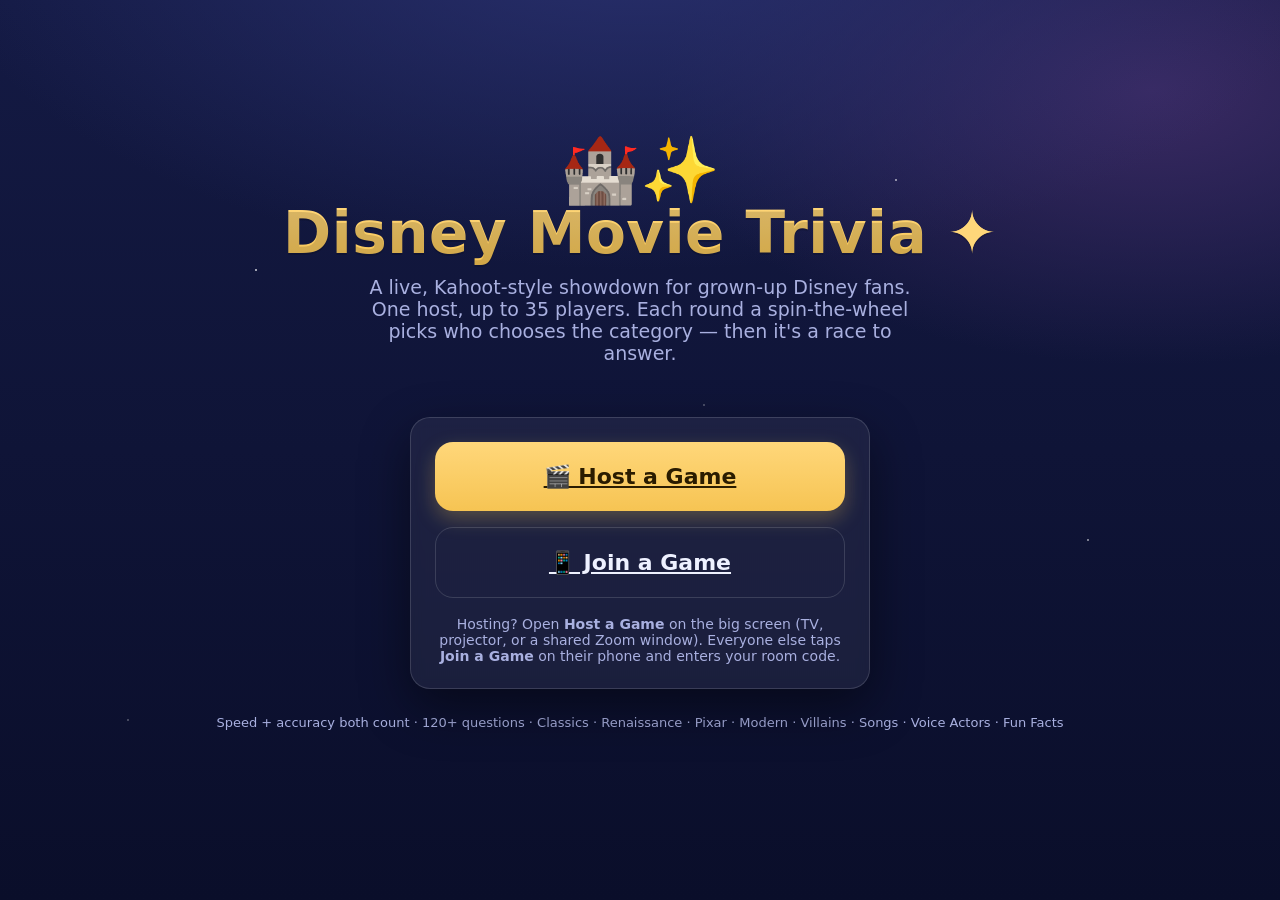
<file: index.html>
<!DOCTYPE html>
<html lang="en">
<head>
  <meta charset="UTF-8" />
  <meta name="viewport" content="width=device-width, initial-scale=1.0" />
  <title>Disney Movie Trivia — Party Game</title>
  <link rel="stylesheet" href="style.css" />
  <link rel="icon" href="data:image/svg+xml,<svg xmlns='http://www.w3.org/2000/svg' viewBox='0 0 100 100'><text y='.9em' font-size='90'>🏰</text></svg>" />
</head>
<body>
  <div class="wrap center-screen">
    <div style="font-size:64px; line-height:1;">🏰✨</div>
    <h1 class="brand">Disney Movie Trivia <span class="spark">✦</span></h1>
    <p class="tagline">A live, Kahoot-style showdown for grown-up Disney fans. One host, up to 35 players. Each round a spin-the-wheel picks who chooses the category — then it's a race to answer.</p>

    <div class="card" style="margin-top:34px; width:min(460px, 92vw);">
      <div style="display:flex; flex-direction:column; gap:16px;">
        <a class="btn big block" href="host.html">🎬 Host a Game</a>
        <a class="btn ghost big block" href="play.html">📱 Join a Game</a>
      </div>
      <p class="muted" style="margin:18px 0 0; font-size:14px;">
        Hosting? Open <b>Host a Game</b> on the big screen (TV, projector, or a shared Zoom window).
        Everyone else taps <b>Join a Game</b> on their phone and enters your room code.
      </p>
    </div>

    <div class="footnote">Speed + accuracy both count · 120+ questions · Classics · Renaissance · Pixar · Modern · Villains · Songs · Voice Actors · Fun Facts</div>
  </div>
</body>
</html>
</file>
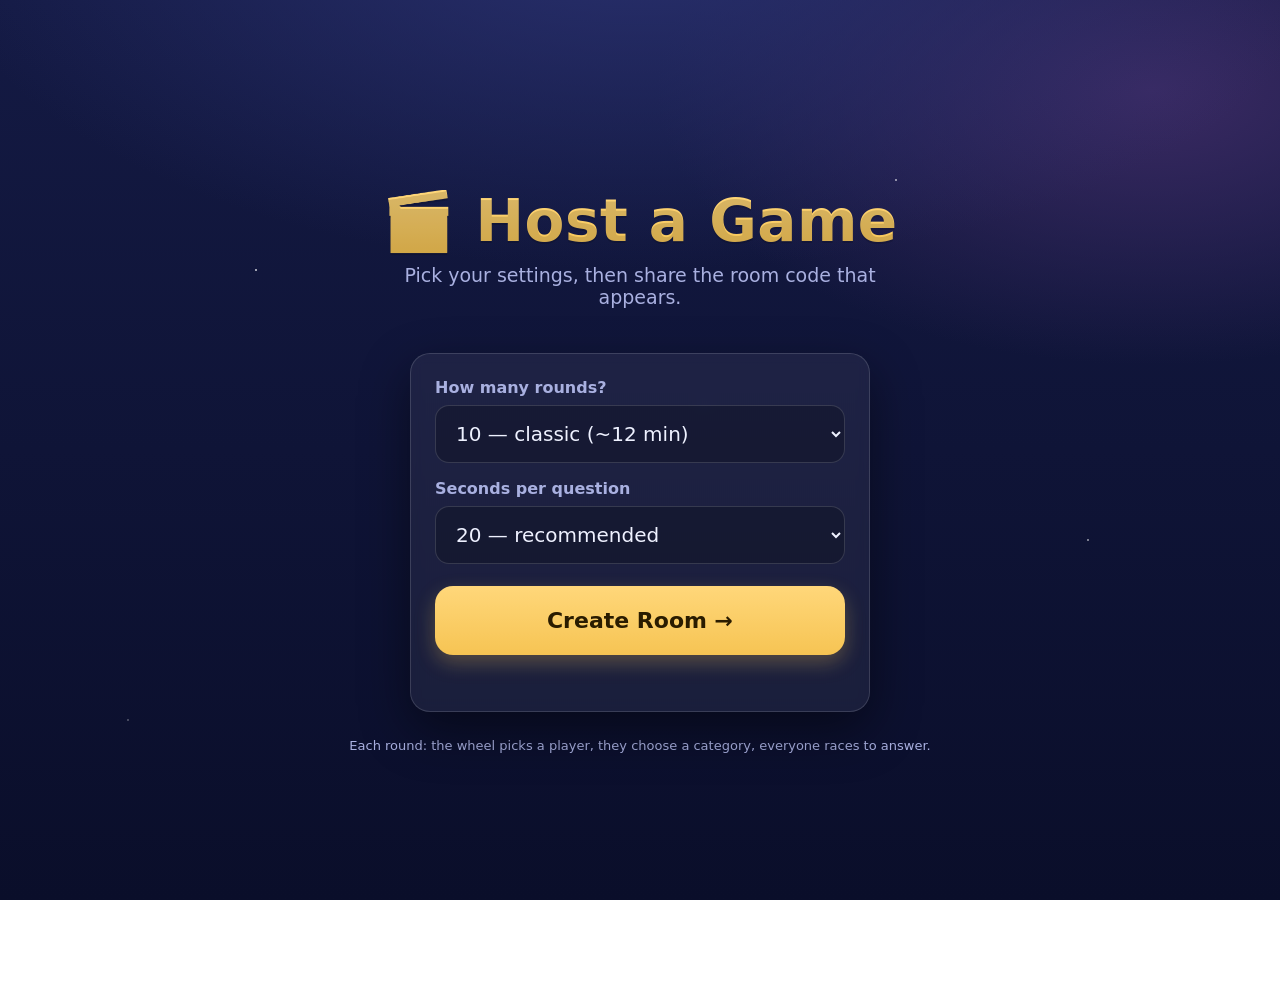
<file: host.html>
<!DOCTYPE html>
<html lang="en">
<head>
  <meta charset="UTF-8" />
  <meta name="viewport" content="width=device-width, initial-scale=1.0" />
  <title>Host · Disney Movie Trivia</title>
  <link rel="stylesheet" href="style.css" />
  <link rel="icon" href="data:image/svg+xml,<svg xmlns='http://www.w3.org/2000/svg' viewBox='0 0 100 100'><text y='.9em' font-size='90'>🎬</text></svg>" />
</head>
<body>
  <div class="wrap">

    <!-- ===== SETUP ===== -->
    <section id="setup" class="center-screen">
      <h1 class="brand">🎬 Host a Game</h1>
      <p class="tagline">Pick your settings, then share the room code that appears.</p>

      <div id="resumeBox" class="card hidden" style="margin-top:20px; width:min(460px,92vw);">
        <p class="muted" style="margin:0 0 12px;">You have a game in progress.</p>
        <button id="resumeBtn" class="btn block">▶ Resume game <span id="resumeCode"></span></button>
        <button id="discardBtn" class="btn ghost block" style="margin-top:10px;">Start a new one instead</button>
      </div>

      <div id="setupCard" class="card" style="margin-top:26px; width:min(460px,92vw); text-align:left;">
        <label for="rounds">How many rounds?</label>
        <select id="rounds">
          <option value="6">6 — quick round (~7 min)</option>
          <option value="10" selected>10 — classic (~12 min)</option>
          <option value="15">15 — long haul (~18 min)</option>
          <option value="20">20 — marathon</option>
        </select>
        <div style="height:16px;"></div>
        <label for="seconds">Seconds per question</label>
        <select id="seconds">
          <option value="15">15 — fast &amp; furious</option>
          <option value="20" selected>20 — recommended</option>
          <option value="30">30 — relaxed</option>
        </select>
        <div style="height:22px;"></div>
        <button id="createBtn" class="btn big block">Create Room →</button>
        <div id="setupErr" class="error"></div>
      </div>
      <p class="footnote">Each round: the wheel picks a player, they choose a category, everyone races to answer.</p>
    </section>

    <!-- ===== LOBBY ===== -->
    <section id="lobby" class="hidden center-screen">
      <p class="q-cat">Room Code — join at</p>
      <p class="tagline" id="joinUrl" style="margin-top:2px; color:var(--gold-2); font-weight:800;"></p>
      <div class="code-badge" id="lobbyCode" style="margin:8px 0 18px;"></div>
      <p class="status-line"><span class="big-count" id="playerCount">0</span> player(s) in the castle</p>
      <div class="chips" id="lobbyChips" style="margin:18px 0;"></div>
      <button id="startBtn" class="btn big" disabled>Start Game 🎉</button>
      <p class="muted" style="margin-top:12px;">Waiting for players… Start lights up once someone joins.</p>
    </section>

    <!-- ===== PICKING (wheel + category) ===== -->
    <section id="picking" class="hidden center-screen">
      <p class="q-cat" id="pickRound"></p>
      <!-- wheel stage -->
      <div id="wheelStage">
        <h2 class="q-text" style="margin-bottom:6px;">🎡 Spin to see who picks!</h2>
        <div class="wheel-wrap">
          <div class="wheel-pointer">▼</div>
          <canvas id="wheel" width="440" height="440"></canvas>
        </div>
        <div style="margin-top:16px;"><button id="spinBtn" class="btn big">Spin the Wheel 🎡</button></div>
      </div>
      <!-- category stage -->
      <div id="catStage" class="hidden">
        <h2 class="q-text" style="margin-bottom:4px;">🎉 <span id="pickerName"></span> picks the category!</h2>
        <p class="muted" style="margin:0 0 18px;">Tap the category they call out.</p>
        <div class="cat-grid" id="catGrid"></div>
      </div>
    </section>

    <!-- ===== QUESTION ===== -->
    <section id="question" class="hidden">
      <div class="q-meta">
        <span class="q-cat" id="qCat"></span>
        <span class="muted" id="qProgress"></span>
      </div>
      <div class="progress" style="margin:6px 0 4px;"><span id="qBar" style="width:100%"></span></div>
      <div style="display:flex; align-items:center; justify-content:space-between; margin:10px 0 4px;">
        <span class="status-line"><b id="answeredCount">0</b> answered</span>
        <span class="timer-num" id="timer">20</span>
      </div>
      <h2 class="q-text" id="qText"></h2>
      <div class="answers" id="qAnswers"></div>
      <div style="text-align:center; margin-top:22px;">
        <button id="skipBtn" class="btn ghost">Reveal Answer Now</button>
      </div>
    </section>

    <!-- ===== REVEAL ===== -->
    <section id="reveal" class="hidden">
      <div class="q-meta">
        <span class="q-cat" id="rCat"></span>
        <span class="muted" id="rProgress"></span>
      </div>
      <h2 class="q-text" id="rText"></h2>
      <div class="answers" id="rAnswers"></div>
      <div class="fact" id="rFact"></div>
      <h3 style="text-align:center; margin:26px 0 4px; color:var(--gold-2);">🏆 Standings</h3>
      <ol class="board" id="rBoard"></ol>
      <div style="text-align:center; margin-top:22px;">
        <button id="nextBtn" class="btn big">Next Round →</button>
      </div>
    </section>

    <!-- ===== ENDED ===== -->
    <section id="ended" class="hidden center-screen">
      <h1 class="brand">✨ Final Results ✨</h1>
      <div class="podium" id="podium"></div>
      <ol class="board" id="finalBoard"></ol>
      <div class="row" style="max-width:420px; margin-top:24px;">
        <button id="againBtn" class="btn big">Play Again</button>
        <a class="btn ghost big" href="index.html">Home</a>
      </div>
    </section>

  </div>

  <script>
    const API = "/api/game";
    const $ = (id) => document.getElementById(id);
    const sections = ["setup", "lobby", "picking", "question", "reveal", "ended"];
    function show(id) { sections.forEach(s => $(s).classList.toggle("hidden", s !== id)); }
    const SHAPES = ["triangle", "diamond", "circle", "square"];
    const WHEEL_COLORS = ["#e8434f", "#2f7ff0", "#f0a830", "#2fb56a", "#a05be0", "#e05ba0", "#2fb5a8", "#e0a02f"];

    let game = { code: null, hostToken: null };
    let poll = null, timerInt = null, endedShown = false;
    let spinning = false;               // suppress re-render while the wheel animates
    let wheelPlayers = [];              // snapshot used to draw + land the wheel
    let lastCats = [];

    try {
      const saved = JSON.parse(localStorage.getItem("dt_host") || "null");
      if (saved && saved.code && saved.hostToken) game = saved;
    } catch {}

    async function api(action, extra) {
      const r = await fetch(API + "?action=" + action, {
        method: "POST", headers: { "Content-Type": "application/json" },
        body: JSON.stringify(Object.assign({ action }, extra || {})),
      });
      return r.json();
    }

    // ---- Resume handling (fixes the "jumps into an old game" bug) ----
    // On load we ALWAYS show the setup screen. If a saved game still exists
    // and hasn't ended, we offer an explicit Resume button — never auto-jump.
    async function checkResume() {
      if (!(game.code && game.hostToken)) return;
      const s = await api("state", { code: game.code, hostToken: game.hostToken, host: 1 });
      if (s && s.ok && s.status && s.status !== "ended") {
        $("resumeCode").textContent = game.code;
        $("resumeBox").classList.remove("hidden");
      } else {
        localStorage.removeItem("dt_host");
        game = { code: null, hostToken: null };
      }
    }
    $("resumeBtn").onclick = () => { $("resumeBox").classList.add("hidden"); enterLobby(); };
    $("discardBtn").onclick = () => { localStorage.removeItem("dt_host"); game = { code: null, hostToken: null }; $("resumeBox").classList.add("hidden"); };

    // ---- Create ----
    $("createBtn").onclick = async () => {
      $("setupErr").textContent = "";
      $("createBtn").disabled = true;
      const res = await api("create", {});
      if (!res.ok) {
        $("createBtn").disabled = false;
        $("setupErr").textContent = res.error === "storage-not-connected"
          ? "Cloud storage isn't connected yet — see the README step 2."
          : "Couldn't create a room. Try again.";
        return;
      }
      $("createBtn").disabled = false;
      game = { code: res.code, hostToken: res.hostToken };
      localStorage.setItem("dt_host", JSON.stringify(game));
      endedShown = false;
      enterLobby();
    };

    function enterLobby() {
      $("lobbyCode").textContent = game.code;
      const base = location.pathname.replace(/host\.html$/, "");
      $("joinUrl").textContent = (location.host + base + "play.html").replace(/\/+/g, "/");
      show("lobby");
      startPolling();
    }

    // ---- Controls ----
    $("startBtn").onclick = async () => {
      $("startBtn").disabled = true;
      await api("start", { code: game.code, hostToken: game.hostToken, rounds: parseInt($("rounds").value, 10), seconds: parseInt($("seconds").value, 10) });
      tick();
    };
    $("skipBtn").onclick = () => api("reveal", { code: game.code, hostToken: game.hostToken }).then(tick);
    $("nextBtn").onclick = () => { $("nextBtn").disabled = true; api("next", { code: game.code, hostToken: game.hostToken }).then(tick); };
    $("againBtn").onclick = async () => { endedShown = false; await api("reset", { code: game.code, hostToken: game.hostToken }); tick(); };

    $("spinBtn").onclick = async () => {
      if (spinning || !wheelPlayers.length) return;
      $("spinBtn").disabled = true;
      const r = await api("spin", { code: game.code, hostToken: game.hostToken });
      if (!r.ok) { $("spinBtn").disabled = false; return; }
      spinning = true;
      await animateWheel(r.picker.id);
      spinning = false;
      $("spinBtn").disabled = false;
      showCategories(r.picker.name);
    };

    // ---- Polling / render ----
    function startPolling() { if (poll) clearInterval(poll); tick(); poll = setInterval(tick, 1500); }

    async function tick() {
      if (!game.code) return;
      const s = await api("state", { code: game.code, hostToken: game.hostToken, host: 1 });
      if (!s.ok) return;
      render(s);
    }

    function render(s) {
      if (s.status === "lobby") {
        show("lobby");
        $("playerCount").textContent = s.playerCount || 0;
        const chips = $("lobbyChips"); chips.innerHTML = "";
        (s.roster || []).forEach(p => { const el = document.createElement("div"); el.className = "chip"; el.textContent = p.name; chips.appendChild(el); });
        $("startBtn").disabled = (s.playerCount || 0) < 1;
        return;
      }
      if (s.status === "picking") { renderPicking(s); return; }
      if (s.status === "question") { show("question"); renderQuestion(s); return; }
      if (s.status === "reveal") {
        stopTimer(); show("reveal"); renderReveal(s);
        $("nextBtn").disabled = false;
        $("nextBtn").textContent = (s.round >= s.rounds) ? "See Final Results →" : "Next Round →";
        return;
      }
      if (s.status === "ended") { stopTimer(); show("ended"); if (!endedShown) { renderEnded(s); endedShown = true; } return; }
    }

    // ---- Picking / wheel ----
    function renderPicking(s) {
      show("picking");
      $("pickRound").textContent = "Round " + s.round + " of " + s.rounds;
      lastCats = s.availableCategories || [];
      if (spinning) return; // don't disturb an in-flight animation
      if (!s.picker) {
        // wheel stage
        $("wheelStage").classList.remove("hidden");
        $("catStage").classList.add("hidden");
        $("spinBtn").disabled = false;
        wheelPlayers = (s.roster || []).slice();
        drawWheel(0);
      } else {
        // a picker is already chosen (e.g. after refresh) -> categories
        wheelPlayers = (s.roster || []).slice();
        showCategories(s.picker.name);
      }
    }

    function showCategories(name) {
      $("wheelStage").classList.add("hidden");
      $("catStage").classList.remove("hidden");
      $("pickerName").textContent = name;
      const grid = $("catGrid"); grid.innerHTML = "";
      (lastCats || []).forEach(c => {
        const b = document.createElement("button");
        b.className = "cat-btn";
        b.innerHTML = '<span class="cat-emoji">' + c.emoji + '</span><span>' + c.label + '</span>';
        b.onclick = () => { grid.querySelectorAll("button").forEach(x => x.disabled = true); api("pick", { code: game.code, hostToken: game.hostToken, category: c.key }).then(tick); };
        grid.appendChild(b);
      });
    }

    const wheelCanvas = $("wheel");
    const wctx = wheelCanvas.getContext("2d");
    let wheelRot = 0;

    function drawWheel(rot) {
      const n = wheelPlayers.length || 1;
      const seg = (Math.PI * 2) / n;
      const cx = wheelCanvas.width / 2, cy = wheelCanvas.height / 2, R = cx - 6;
      wctx.clearRect(0, 0, wheelCanvas.width, wheelCanvas.height);
      for (let i = 0; i < n; i++) {
        const a0 = rot + i * seg, a1 = a0 + seg;
        wctx.beginPath(); wctx.moveTo(cx, cy); wctx.arc(cx, cy, R, a0, a1); wctx.closePath();
        wctx.fillStyle = WHEEL_COLORS[i % WHEEL_COLORS.length]; wctx.fill();
        wctx.strokeStyle = "rgba(255,255,255,.25)"; wctx.lineWidth = 2; wctx.stroke();
        // label
        if (wheelPlayers[i]) {
          wctx.save();
          wctx.translate(cx, cy); wctx.rotate(a0 + seg / 2);
          wctx.textAlign = "right"; wctx.fillStyle = "#fff";
          wctx.font = "700 " + (n > 18 ? 11 : n > 10 ? 14 : 17) + "px Trebuchet MS, sans-serif";
          let nm = wheelPlayers[i].name; if (nm.length > 12) nm = nm.slice(0, 11) + "…";
          wctx.fillText(nm, R - 12, 5);
          wctx.restore();
        }
      }
      // hub
      wctx.beginPath(); wctx.arc(cx, cy, 26, 0, Math.PI * 2); wctx.fillStyle = "#141a44"; wctx.fill();
      wctx.strokeStyle = "#f6c453"; wctx.lineWidth = 3; wctx.stroke();
      wctx.fillStyle = "#f6c453"; wctx.font = "800 22px Trebuchet MS"; wctx.textAlign = "center"; wctx.fillText("🏰", cx, cy + 8);
      wheelRot = rot;
    }

    function animateWheel(winnerId) {
      return new Promise(resolve => {
        const n = wheelPlayers.length || 1;
        const idx = Math.max(0, wheelPlayers.findIndex(p => p.id === winnerId));
        const seg = (Math.PI * 2) / n;
        // pointer sits at top (angle = -90deg = 1.5π). We want segment center there.
        const pointer = 1.5 * Math.PI;
        const target = pointer - (idx * seg + seg / 2);
        const spins = 5 * Math.PI * 2;
        const start = wheelRot % (Math.PI * 2);
        const end = spins + target;
        const dur = 3600, t0 = performance.now();
        let done = false;
        const finish = () => { if (done) return; done = true; drawWheel(end); resolve(); };
        function frame(t) {
          if (done) return;
          const p = Math.min(1, (t - t0) / dur);
          const ease = 1 - Math.pow(1 - p, 3); // ease-out cubic
          drawWheel(start + (end - start) * ease);
          if (p < 1) requestAnimationFrame(frame); else finish();
        }
        requestAnimationFrame(frame);
        // Fallback: rAF is paused in hidden tabs, so guarantee the spin resolves.
        setTimeout(finish, dur + 500);
      });
    }

    // ---- Question / reveal / ended ----
    function optionEl(i, text, cls) {
      const b = document.createElement("div");
      b.className = "answer a" + i + (cls || "");
      const sh = document.createElement("span"); sh.className = "shape " + SHAPES[i]; b.appendChild(sh);
      const t = document.createElement("span"); t.textContent = text; b.appendChild(t);
      return b;
    }
    function catLabel(key) { const c = (window.__cats || []).find(c => c.key === key); return c ? c.label : key; }

    function renderQuestion(s) {
      const q = s.question; if (!q) return;
      $("qCat").textContent = catLabel(q.cat);
      $("qProgress").textContent = "Round " + s.round + " of " + s.rounds;
      $("qText").textContent = q.text;
      $("answeredCount").textContent = s.answered || 0;
      const box = $("qAnswers");
      if (box.dataset.n !== String(s.current)) {
        box.innerHTML = ""; q.options.forEach((opt, i) => box.appendChild(optionEl(i, opt))); box.dataset.n = String(s.current);
      }
      runTimer(s);
    }

    function runTimer(s) {
      stopTimer();
      const total = s.seconds * 1000;
      const update = () => {
        const left = Math.max(0, total - (Date.now() - s.qStart));
        $("timer").textContent = Math.ceil(left / 1000);
        $("qBar").style.width = (100 * left / total) + "%";
        if (left <= 0) { stopTimer(); api("reveal", { code: game.code, hostToken: game.hostToken }); }
      };
      update(); timerInt = setInterval(update, 200);
    }
    function stopTimer() { if (timerInt) { clearInterval(timerInt); timerInt = null; } }

    function renderReveal(s) {
      const q = s.question; if (!q) return;
      $("rCat").textContent = catLabel(q.cat);
      $("rProgress").textContent = "Round " + s.round + " of " + s.rounds;
      $("rText").textContent = q.text;
      const box = $("rAnswers"); box.innerHTML = "";
      const dist = q.dist || [0, 0, 0, 0];
      q.options.forEach((opt, i) => {
        const el = optionEl(i, opt, (i === q.correct) ? " right" : " dim");
        const c = document.createElement("span"); c.className = "count"; c.textContent = dist[i]; el.appendChild(c);
        box.appendChild(el);
      });
      $("rFact").innerHTML = "<b>" + q.options[q.correct] + ".</b> " + (q.fact || "");
      renderBoard($("rBoard"), s.board, 6, true);
    }

    function renderBoard(ol, board, limit, showDelta) {
      ol.innerHTML = "";
      (board || []).slice(0, limit).forEach(p => {
        const li = document.createElement("li");
        const streak = p.streak >= 2 ? " 🔥" + p.streak : "";
        li.innerHTML = '<span class="rank">' + p.rank + '</span><span class="pname">' + escapeHtml(p.name) + streak +
          '</span><span class="pscore">' + p.score + (showDelta && p.lastPoints > 0 ? '<span class="delta">+' + p.lastPoints + '</span>' : '') + '</span>';
        ol.appendChild(li);
      });
    }

    function renderEnded(s) {
      const board = s.board || [];
      const podium = $("podium"); podium.innerHTML = "";
      const order = [1, 0, 2], medals = ["🥇", "🥈", "🥉"], classes = ["first", "second", "third"];
      order.forEach(ri => {
        const p = board[ri]; if (!p) return;
        const div = document.createElement("div"); div.className = "pod " + classes[ri];
        div.innerHTML = '<div class="medal">' + medals[ri] + '</div><div class="pn">' + escapeHtml(p.name) + '</div><div class="ps">' + p.score + '</div>';
        podium.appendChild(div);
      });
      renderBoard($("finalBoard"), board, 20, false);
    }

    function escapeHtml(s) { return String(s).replace(/[&<>"']/g, m => ({ "&": "&amp;", "<": "&lt;", ">": "&gt;", '"': "&quot;", "'": "&#39;" }[m])); }

    // Category labels for display (mirrors api/questions.js CATEGORIES).
    window.__cats = [
      { key: "classics", label: "Golden Age Classics" }, { key: "renaissance", label: "Disney Renaissance" },
      { key: "pixar", label: "Pixar" }, { key: "modern", label: "Modern Disney" },
      { key: "villains", label: "Villains" }, { key: "songs", label: "Songs & Music" },
      { key: "voices", label: "Voice Actors" }, { key: "funfacts", label: "Fun Facts & Trivia" },
    ];

    // Refresh instantly when a hidden tab returns (phones/laptops throttle timers).
    document.addEventListener("visibilitychange", () => { if (!document.hidden) tick(); });
    window.addEventListener("focus", () => tick());

    // Always start on the setup screen; offer Resume only if a live game exists.
    show("setup");
    checkResume();
  </script>
</body>
</html>
</file>
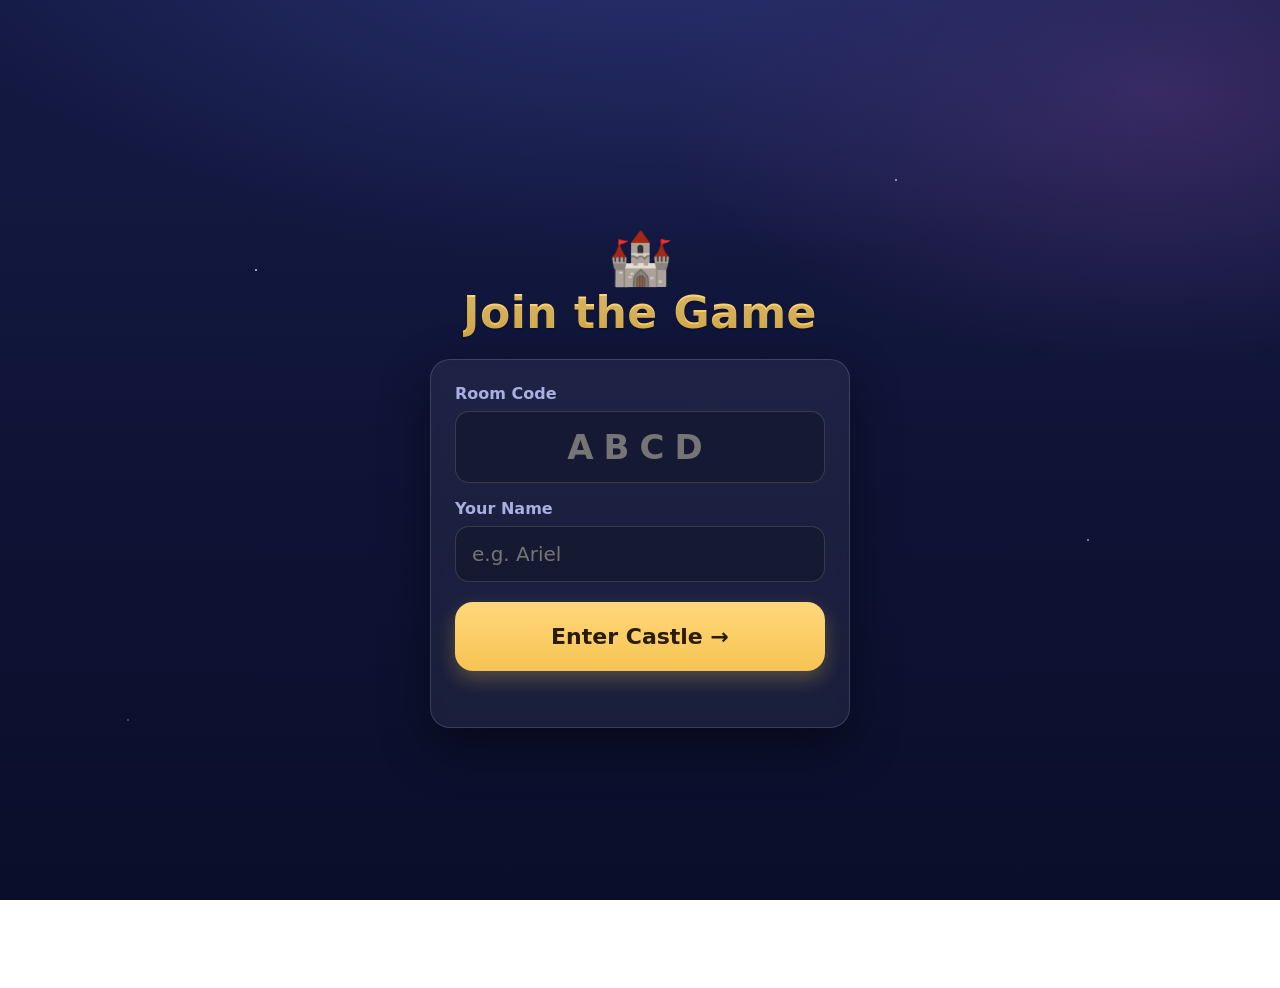
<file: play.html>
<!DOCTYPE html>
<html lang="en">
<head>
  <meta charset="UTF-8" />
  <meta name="viewport" content="width=device-width, initial-scale=1.0, maximum-scale=1.0" />
  <title>Play · Disney Movie Trivia</title>
  <link rel="stylesheet" href="style.css" />
  <link rel="icon" href="data:image/svg+xml,<svg xmlns='http://www.w3.org/2000/svg' viewBox='0 0 100 100'><text y='.9em' font-size='90'>📱</text></svg>" />
</head>
<body>
  <div class="wrap">

    <!-- ===== JOIN ===== -->
    <section id="join" class="center-screen">
      <div style="font-size:52px;">🏰</div>
      <h1 class="brand" style="font-size:clamp(26px,7vw,44px);">Join the Game</h1>
      <div class="card" style="margin-top:22px; width:min(420px,94vw); text-align:left;">
        <label for="code">Room Code</label>
        <input id="code" class="code-input" maxlength="4" autocomplete="off" autocapitalize="characters" placeholder="ABCD" />
        <div style="height:16px;"></div>
        <label for="name">Your Name</label>
        <input id="name" maxlength="20" autocomplete="off" placeholder="e.g. Ariel" />
        <div style="height:20px;"></div>
        <button id="joinBtn" class="btn big block">Enter Castle →</button>
        <div id="joinErr" class="error"></div>
      </div>
    </section>

    <!-- ===== WAITING (lobby) ===== -->
    <section id="waiting" class="hidden center-screen">
      <div style="font-size:56px;">✨</div>
      <h1 class="brand" id="hiName"></h1>
      <p class="tagline">You're in! Watch the host's screen — the game starts any second.</p>
      <p class="status-line">Room <b id="waitCode" style="color:var(--gold-2);"></b></p>
    </section>

    <!-- ===== PICKING ===== -->
    <section id="picking" class="hidden center-screen">
      <p class="q-cat" id="pRound"></p>
      <div id="pickIcon" style="font-size:64px; margin:6px 0;">🎡</div>
      <h1 class="brand" id="pickHeadline" style="font-size:clamp(24px,7vw,42px);"></h1>
      <p class="status-line" id="pickSub"></p>
      <div class="card" style="margin-top:18px; width:min(320px,90vw);">
        <div class="muted" style="font-size:14px;">YOUR SCORE</div>
        <div class="big-count" id="pickScore">0</div>
      </div>
    </section>

    <!-- ===== ANSWERING ===== -->
    <section id="answer" class="hidden">
      <div class="q-meta">
        <span class="q-cat" id="pCat"></span>
        <span class="muted" id="pProgress"></span>
      </div>
      <div class="progress" style="margin:6px 0 14px;"><span id="pBar" style="width:100%"></span></div>
      <h2 class="q-text" id="pText" style="font-size:clamp(20px,5vw,30px);"></h2>
      <div class="answers" id="pAnswers"></div>
    </section>

    <!-- ===== LOCKED / RESULT ===== -->
    <section id="result" class="hidden center-screen">
      <div id="resultIcon" style="font-size:70px;"></div>
      <h1 class="brand" id="resultText" style="font-size:clamp(28px,8vw,48px);"></h1>
      <p class="status-line" id="resultSub"></p>
      <div class="card" style="margin-top:20px; width:min(340px,90vw);">
        <div class="muted" style="font-size:14px;">YOUR SCORE</div>
        <div class="big-count" id="myScore">0</div>
        <div class="muted" id="myRank" style="margin-top:4px;"></div>
      </div>
    </section>

    <!-- ===== FINAL ===== -->
    <section id="final" class="hidden center-screen">
      <div id="finalIcon" style="font-size:64px;">🎉</div>
      <h1 class="brand" id="finalPlace"></h1>
      <div class="card" style="margin-top:18px; width:min(340px,90vw);">
        <div class="muted" style="font-size:14px;">FINAL SCORE</div>
        <div class="big-count" id="finalScore">0</div>
      </div>
      <p class="status-line" style="margin-top:18px;">Thanks for playing! ✨</p>
      <a class="btn ghost" href="index.html" style="margin-top:10px;">Home</a>
    </section>

  </div>

  <script>
    const API = "/api/game";
    const $ = (id) => document.getElementById(id);
    const sections = ["join", "waiting", "picking", "answer", "result", "final"];
    function show(id) { sections.forEach(s => $(s).classList.toggle("hidden", s !== id)); }
    const SHAPES = ["triangle", "diamond", "circle", "square"];
    const CATS = {
      classics: "Golden Age Classics", renaissance: "Disney Renaissance", pixar: "Pixar",
      modern: "Modern Disney", villains: "Villains", songs: "Songs & Music",
      voices: "Voice Actors", funfacts: "Fun Facts & Trivia",
    };

    let me = { code: null, playerId: null, name: null };
    let poll = null, timerInt = null;
    let renderedQ = -1, answeredQ = -1, finalShown = false, lastScore = 0;

    try {
      const saved = JSON.parse(localStorage.getItem("dt_player") || "null");
      if (saved && saved.code && saved.playerId) me = saved;
    } catch {}

    async function api(action, extra) {
      const r = await fetch(API + "?action=" + action, {
        method: "POST", headers: { "Content-Type": "application/json" },
        body: JSON.stringify(Object.assign({ action }, extra || {})),
      });
      return r.json();
    }

    const urlCode = (new URLSearchParams(location.search).get("code") || location.hash.replace("#", "")).toUpperCase();
    if (urlCode) $("code").value = urlCode.slice(0, 4);
    $("code").addEventListener("input", e => { e.target.value = e.target.value.toUpperCase().replace(/[^A-Z0-9]/g, "").slice(0, 4); });

    $("joinBtn").onclick = async () => {
      $("joinErr").textContent = "";
      const code = $("code").value.trim().toUpperCase();
      const name = $("name").value.trim();
      if (code.length < 4) { $("joinErr").textContent = "Enter the 4-character room code."; return; }
      if (!name) { $("joinErr").textContent = "Add a name so you show up on the board."; return; }
      $("joinBtn").disabled = true;
      const res = await api("join", { code, name });
      $("joinBtn").disabled = false;
      if (!res.ok) {
        const msg = {
          "game-not-found": "No game with that code. Double-check with your host.",
          "game-started": "That game already started — ask the host for a fresh room.",
          "game-full": "The room is full (35 players max).",
          "name-required": "Add a name so you show up on the board.",
          "storage-not-connected": "The game isn't fully set up yet — tell your host.",
        }[res.error] || "Couldn't join. Try again.";
        $("joinErr").textContent = msg;
        return;
      }
      me = { code, playerId: res.playerId, name: res.name };
      localStorage.setItem("dt_player", JSON.stringify(me));
      enterWaiting();
    };

    function enterWaiting() {
      $("hiName").textContent = "Hi, " + me.name + "!";
      $("waitCode").textContent = me.code;
      show("waiting");
      startPolling();
    }

    function startPolling() { if (poll) clearInterval(poll); tick(); poll = setInterval(tick, 1500); }

    async function tick() {
      if (!me.code || !me.playerId) return;
      const s = await api("state", { code: me.code, playerId: me.playerId });
      if (!s.ok) { if (s.error === "game-not-found") { localStorage.removeItem("dt_player"); location.reload(); } return; }
      render(s);
    }

    function render(s) {
      if (!s.you && s.status !== "lobby") {
        localStorage.removeItem("dt_player"); show("join"); if (poll) clearInterval(poll); return;
      }
      if (s.you) lastScore = s.you.score;

      if (s.status === "lobby") { show("waiting"); return; }
      if (s.status === "picking") { showPicking(s); return; }
      if (s.status === "question") {
        if (s.you && s.you.answeredThisQ) showLocked(s);
        else { show("answer"); renderQuestion(s); }
        return;
      }
      if (s.status === "reveal") { stopTimer(); showResult(s); return; }
      if (s.status === "ended") { stopTimer(); if (!finalShown) { showFinal(s); finalShown = true; } return; }
    }

    function showPicking(s) {
      show("picking");
      $("pRound").textContent = "Round " + s.round + " of " + s.rounds;
      $("pickScore").textContent = lastScore || 0;
      renderedQ = -1; answeredQ = -1; // reset for the next question
      const mine = s.picker && s.you && s.picker.id === s.you.id;
      if (!s.picker) {
        $("pickIcon").textContent = "🎡";
        $("pickHeadline").textContent = "Spinning the wheel…";
        $("pickSub").textContent = "Watch the host screen to see who picks!";
      } else if (mine) {
        $("pickIcon").textContent = "⭐";
        $("pickHeadline").textContent = "It's you!";
        $("pickSub").textContent = "Call out a category to the host.";
      } else {
        $("pickIcon").textContent = "🎉";
        $("pickHeadline").textContent = s.picker.name + " picks!";
        $("pickSub").textContent = "They're choosing the category — get ready.";
      }
    }

    function optionBtn(i, text) {
      const b = document.createElement("button");
      b.className = "answer a" + i;
      const sh = document.createElement("span"); sh.className = "shape " + SHAPES[i]; b.appendChild(sh);
      const t = document.createElement("span"); t.textContent = text; b.appendChild(t);
      b.onclick = () => submit(i);
      return b;
    }

    function renderQuestion(s) {
      const q = s.question; if (!q) return;
      $("pCat").textContent = CATS[q.cat] || q.cat;
      $("pProgress").textContent = "Round " + s.round + " / " + s.rounds;
      $("pText").textContent = q.text;
      if (renderedQ !== s.current) {
        const box = $("pAnswers"); box.innerHTML = "";
        q.options.forEach((opt, i) => box.appendChild(optionBtn(i, opt)));
        renderedQ = s.current; answeredQ = -1;
      }
      runTimer(s);
    }

    async function submit(choice) {
      if (answeredQ === renderedQ) return;
      answeredQ = renderedQ;
      $("resultIcon").textContent = "🔒";
      $("resultText").textContent = "Locked in!";
      $("resultSub").textContent = "Answer sent — hold tight for the reveal.";
      $("myScore").textContent = lastScore || 0; $("myRank").textContent = "";
      stopTimer(); show("result");
      await api("answer", { code: me.code, playerId: me.playerId, choice });
    }

    function showLocked(s) {
      lastScore = s.you ? s.you.score : lastScore;
      $("resultIcon").textContent = "🔒";
      $("resultText").textContent = "Locked in!";
      $("resultSub").textContent = "Waiting for the other players…";
      $("myScore").textContent = lastScore; $("myRank").textContent = "";
      show("result");
    }

    function showResult(s) {
      const you = s.you || {};
      lastScore = you.score || 0;
      if (!you.answeredThisQ) { $("resultIcon").textContent = "⏰"; $("resultText").textContent = "Too slow!"; $("resultSub").textContent = "No answer locked in this round."; }
      else if (you.lastCorrect) { $("resultIcon").textContent = "✅"; $("resultText").textContent = "Correct!"; $("resultSub").textContent = "+" + you.lastPoints + " points" + (you.streak >= 2 ? "  ·  🔥 " + you.streak + " in a row" : ""); }
      else { $("resultIcon").textContent = "❌"; $("resultText").textContent = "Not quite"; $("resultSub").textContent = "No points this round — shake it off."; }
      $("myScore").textContent = lastScore;
      const rank = rankOf(s.board, me.playerId);
      $("myRank").textContent = rank ? ("Rank " + rank + " of " + s.board.length) : "";
      show("result");
    }

    function rankOf(board, id) { if (!board) return null; const f = board.find(p => p.id === id); return f ? f.rank : null; }

    function showFinal(s) {
      const rank = rankOf(s.board, me.playerId), total = s.board ? s.board.length : 0;
      const you = s.board ? s.board.find(p => p.id === me.playerId) : null;
      $("finalScore").textContent = you ? you.score : lastScore;
      let place = "You finished!", icon = "🎉";
      if (rank === 1) { place = "🥇 Champion!"; icon = "👑"; }
      else if (rank === 2) place = "🥈 2nd Place!";
      else if (rank === 3) place = "🥉 3rd Place!";
      else if (rank) place = "#" + rank + " of " + total;
      $("finalIcon").textContent = icon; $("finalPlace").textContent = place;
      show("final");
    }

    function runTimer(s) {
      stopTimer();
      const total = s.seconds * 1000;
      const update = () => { const left = Math.max(0, total - (Date.now() - s.qStart)); $("pBar").style.width = (100 * left / total) + "%"; if (left <= 0) stopTimer(); };
      update(); timerInt = setInterval(update, 200);
    }
    function stopTimer() { if (timerInt) { clearInterval(timerInt); timerInt = null; } }

    // Refresh instantly when the player returns to a backgrounded tab.
    document.addEventListener("visibilitychange", () => { if (!document.hidden) tick(); });
    window.addEventListener("focus", () => tick());

    if (me.code && me.playerId) enterWaiting();
  </script>
</body>
</html>
</file>
<file: style.css>
/* Disney Trivia — shared styles. Midnight-castle palette, gold accents. */

:root {
  --ink: #0a0e2a;
  --ink-2: #141a44;
  --panel: rgba(255, 255, 255, 0.06);
  --panel-solid: #1a2050;
  --gold: #f6c453;
  --gold-2: #ffd77a;
  --text: #eef1ff;
  --muted: #a9b0e0;
  --line: rgba(255, 255, 255, 0.14);

  /* Kahoot-style answer colors */
  --a0: #e8434f; /* red */
  --a1: #2f7ff0; /* blue */
  --a2: #f0a830; /* amber */
  --a3: #2fb56a; /* green */

  --shadow: 0 18px 50px rgba(0, 0, 0, 0.45);
}

* { box-sizing: border-box; }

html, body {
  margin: 0;
  padding: 0;
  min-height: 100%;
}

body {
  font-family: "Trebuchet MS", "Segoe UI", system-ui, -apple-system, sans-serif;
  color: var(--text);
  background:
    radial-gradient(1200px 600px at 50% -10%, #2a3170 0%, transparent 60%),
    radial-gradient(900px 500px at 90% 10%, #3a2a63 0%, transparent 55%),
    linear-gradient(180deg, var(--ink-2) 0%, var(--ink) 100%);
  background-attachment: fixed;
  -webkit-font-smoothing: antialiased;
}

/* soft starfield */
body::before {
  content: "";
  position: fixed;
  inset: 0;
  background-image:
    radial-gradient(1.5px 1.5px at 20% 30%, rgba(255,255,255,.6) 50%, transparent),
    radial-gradient(1.5px 1.5px at 70% 20%, rgba(255,255,255,.5) 50%, transparent),
    radial-gradient(1px 1px at 40% 70%, rgba(255,255,255,.5) 50%, transparent),
    radial-gradient(1.5px 1.5px at 85% 60%, rgba(255,255,255,.45) 50%, transparent),
    radial-gradient(1px 1px at 10% 80%, rgba(255,255,255,.4) 50%, transparent),
    radial-gradient(1px 1px at 55% 45%, rgba(255,255,255,.4) 50%, transparent);
  pointer-events: none;
  z-index: 0;
}

.wrap {
  position: relative;
  z-index: 1;
  max-width: 1000px;
  margin: 0 auto;
  padding: 28px 20px 60px;
}

.center-screen {
  min-height: 100vh;
  display: flex;
  flex-direction: column;
  align-items: center;
  justify-content: center;
  text-align: center;
}

h1, h2, h3 { margin: 0; line-height: 1.1; }

.brand {
  font-size: clamp(30px, 6vw, 58px);
  font-weight: 800;
  letter-spacing: 0.5px;
  background: linear-gradient(180deg, var(--gold-2), var(--gold));
  -webkit-background-clip: text;
  background-clip: text;
  color: transparent;
  text-shadow: 0 2px 0 rgba(0,0,0,0.15);
}
.brand .spark { -webkit-text-fill-color: initial; color: var(--gold-2); }

.tagline {
  color: var(--muted);
  font-size: clamp(14px, 2.4vw, 19px);
  margin-top: 10px;
  max-width: 560px;
}

.card {
  background: var(--panel);
  border: 1px solid var(--line);
  border-radius: 20px;
  padding: 24px;
  box-shadow: var(--shadow);
  backdrop-filter: blur(6px);
}

/* Buttons */
.btn {
  appearance: none;
  border: none;
  cursor: pointer;
  font-family: inherit;
  font-weight: 800;
  font-size: 18px;
  padding: 16px 26px;
  border-radius: 14px;
  color: #2a1c00;
  background: linear-gradient(180deg, var(--gold-2), var(--gold));
  box-shadow: 0 8px 20px rgba(246, 196, 83, 0.28);
  transition: transform .08s ease, box-shadow .15s ease, filter .15s ease;
}
.btn:hover { transform: translateY(-2px); filter: brightness(1.04); }
.btn:active { transform: translateY(0); }
.btn:disabled { opacity: .5; cursor: not-allowed; transform: none; }

.btn.ghost {
  background: transparent;
  color: var(--text);
  border: 1.5px solid var(--line);
  box-shadow: none;
}
.btn.ghost:hover { border-color: var(--gold); color: var(--gold-2); }

.btn.big { font-size: 22px; padding: 22px 34px; border-radius: 18px; }
.btn.block { width: 100%; }

/* Inputs */
label { display: block; font-weight: 700; margin: 0 0 8px; color: var(--muted); }
input, select {
  width: 100%;
  font-family: inherit;
  font-size: 20px;
  padding: 15px 16px;
  border-radius: 14px;
  border: 1.5px solid var(--line);
  background: rgba(0, 0, 0, 0.22);
  color: var(--text);
  outline: none;
}
input:focus, select:focus { border-color: var(--gold); }
input.code-input {
  text-align: center;
  letter-spacing: 10px;
  font-weight: 800;
  font-size: 34px;
  text-transform: uppercase;
}

.row { display: flex; gap: 14px; flex-wrap: wrap; }
.row > * { flex: 1; }

.muted { color: var(--muted); }
.hidden { display: none !important; }
.error { color: #ff9aa2; font-weight: 700; margin-top: 10px; min-height: 22px; }

/* Room code display */
.code-badge {
  font-size: clamp(44px, 12vw, 120px);
  font-weight: 900;
  letter-spacing: 12px;
  color: var(--ink);
  background: linear-gradient(180deg, var(--gold-2), var(--gold));
  border-radius: 20px;
  padding: 10px 28px 16px;
  display: inline-block;
  box-shadow: var(--shadow);
}

/* Player chips (lobby) */
.chips { display: flex; flex-wrap: wrap; gap: 10px; justify-content: center; }
.chip {
  background: var(--panel);
  border: 1px solid var(--line);
  border-radius: 999px;
  padding: 10px 18px;
  font-weight: 700;
  font-size: 18px;
  animation: pop .25s ease;
}
@keyframes pop { from { transform: scale(.7); opacity: 0; } to { transform: scale(1); opacity: 1; } }

/* Timer */
.timer-ring { display: flex; align-items: center; justify-content: center; }
.timer-num {
  font-size: clamp(40px, 9vw, 84px);
  font-weight: 900;
  color: var(--gold-2);
  min-width: 1.4em;
  text-align: center;
}
.progress {
  height: 14px;
  background: rgba(0,0,0,0.3);
  border-radius: 999px;
  overflow: hidden;
  border: 1px solid var(--line);
}
.progress > span {
  display: block;
  height: 100%;
  background: linear-gradient(90deg, var(--gold-2), var(--gold));
  transition: width .25s linear;
}

/* Answer grid (host + player) */
.answers {
  display: grid;
  grid-template-columns: 1fr 1fr;
  gap: 14px;
}
.answer {
  position: relative;
  border: none;
  cursor: pointer;
  font-family: inherit;
  color: #fff;
  font-weight: 800;
  font-size: clamp(17px, 2.4vw, 24px);
  text-align: left;
  padding: 22px 20px 22px 62px;
  border-radius: 16px;
  min-height: 84px;
  display: flex;
  align-items: center;
  box-shadow: 0 8px 18px rgba(0,0,0,0.3);
  transition: transform .08s ease, filter .15s ease, opacity .2s ease;
}
.answer:hover { transform: translateY(-2px); filter: brightness(1.06); }
.answer:disabled { cursor: default; }
.answer .shape {
  position: absolute;
  left: 18px;
  top: 50%;
  transform: translateY(-50%);
  width: 26px; height: 26px;
  display: inline-block;
}
.answer.a0 { background: var(--a0); }
.answer.a1 { background: var(--a1); }
.answer.a2 { background: var(--a2); }
.answer.a3 { background: var(--a3); }

/* shapes */
.shape.triangle { width: 0; height: 0; border-left: 14px solid transparent; border-right: 14px solid transparent; border-bottom: 24px solid #fff; }
.shape.diamond { background: #fff; transform: translateY(-50%) rotate(45deg); }
.shape.circle { background: #fff; border-radius: 50%; }
.shape.square { background: #fff; border-radius: 4px; }

.answer.dim { opacity: 0.35; }
.answer.right { outline: 5px solid #fff; box-shadow: 0 0 0 4px rgba(47,181,106,0.9), 0 8px 22px rgba(0,0,0,.4); }
.answer.chosen { outline: 4px dashed rgba(255,255,255,0.85); }
.answer .count {
  margin-left: auto;
  font-size: 16px;
  background: rgba(0,0,0,0.28);
  padding: 4px 12px;
  border-radius: 999px;
  font-weight: 800;
}

/* Question text */
.q-text {
  font-size: clamp(24px, 4.4vw, 46px);
  font-weight: 800;
  text-align: center;
  margin: 8px auto 20px;
  max-width: 900px;
}
.q-cat {
  text-transform: uppercase;
  letter-spacing: 3px;
  font-size: 14px;
  font-weight: 800;
  color: var(--gold);
}
.q-meta { display: flex; justify-content: space-between; align-items: center; margin-bottom: 6px; }

.fact {
  margin: 18px auto 0;
  max-width: 720px;
  background: var(--panel);
  border: 1px solid var(--line);
  border-left: 4px solid var(--gold);
  border-radius: 12px;
  padding: 14px 18px;
  color: var(--text);
  font-size: 17px;
  text-align: left;
}
.fact b { color: var(--gold-2); }

/* Leaderboard */
.board { list-style: none; margin: 18px auto 0; padding: 0; max-width: 620px; width: 100%; }
.board li {
  display: flex;
  align-items: center;
  gap: 14px;
  background: var(--panel);
  border: 1px solid var(--line);
  border-radius: 14px;
  padding: 14px 18px;
  margin-bottom: 10px;
  font-size: 20px;
  animation: slidein .3s ease;
}
@keyframes slidein { from { transform: translateY(8px); opacity: 0; } to { transform: none; opacity: 1; } }
.board .rank { font-weight: 900; color: var(--gold); min-width: 40px; font-size: 22px; }
.board .pname { font-weight: 700; flex: 1; }
.board .pscore { font-weight: 900; color: var(--gold-2); }
.board .delta { font-size: 14px; color: var(--a3); margin-left: 6px; }
.board li.me { border-color: var(--gold); box-shadow: 0 0 0 1px var(--gold); }

/* Podium */
.podium { display: flex; align-items: flex-end; justify-content: center; gap: 16px; margin: 30px 0; flex-wrap: wrap; }
.pod {
  background: var(--panel);
  border: 1px solid var(--line);
  border-radius: 16px 16px 0 0;
  padding: 18px 16px;
  text-align: center;
  min-width: 130px;
}
.pod .medal { font-size: 40px; }
.pod .pn { font-weight: 800; font-size: 20px; margin-top: 6px; }
.pod .ps { color: var(--gold-2); font-weight: 900; font-size: 22px; }
.pod.first { height: 200px; border-top: 4px solid var(--gold); }
.pod.second { height: 160px; }
.pod.third { height: 130px; }

/* Spin-the-wheel */
#wheelStage, #catStage { text-align: center; width: 100%; }
.wheel-wrap { position: relative; display: inline-block; margin: 8px auto 0; }
.wheel-wrap canvas { max-width: min(440px, 82vw); height: auto; filter: drop-shadow(0 12px 30px rgba(0,0,0,.45)); }
.wheel-pointer {
  position: absolute; top: -6px; left: 50%; transform: translateX(-50%);
  font-size: 34px; color: var(--gold-2); z-index: 2;
  text-shadow: 0 2px 4px rgba(0,0,0,.5); pointer-events: none;
}

/* Category picker */
.cat-grid { display: grid; grid-template-columns: 1fr 1fr; gap: 12px; max-width: 620px; margin: 0 auto; width: 100%; }
.cat-btn {
  display: flex; align-items: center; gap: 12px;
  border: 1.5px solid var(--line); background: var(--panel);
  color: var(--text); font-family: inherit; font-weight: 800; font-size: 18px;
  padding: 18px 20px; border-radius: 14px; cursor: pointer; text-align: left;
  transition: transform .08s ease, border-color .15s ease, background .15s ease;
}
.cat-btn:hover { transform: translateY(-2px); border-color: var(--gold); background: rgba(246,196,83,.1); }
.cat-btn:disabled { opacity: .4; cursor: default; transform: none; }
.cat-btn .cat-emoji { font-size: 26px; }

.footnote { margin-top: 26px; color: var(--muted); font-size: 13px; text-align: center; }

.status-line { color: var(--muted); font-size: 18px; margin-top: 10px; }
.big-count { font-size: clamp(30px, 7vw, 64px); font-weight: 900; color: var(--gold-2); }

@media (max-width: 560px) {
  .answers { grid-template-columns: 1fr; }
  .answer { min-height: 72px; }
  .cat-grid { grid-template-columns: 1fr; }
}
</file>
